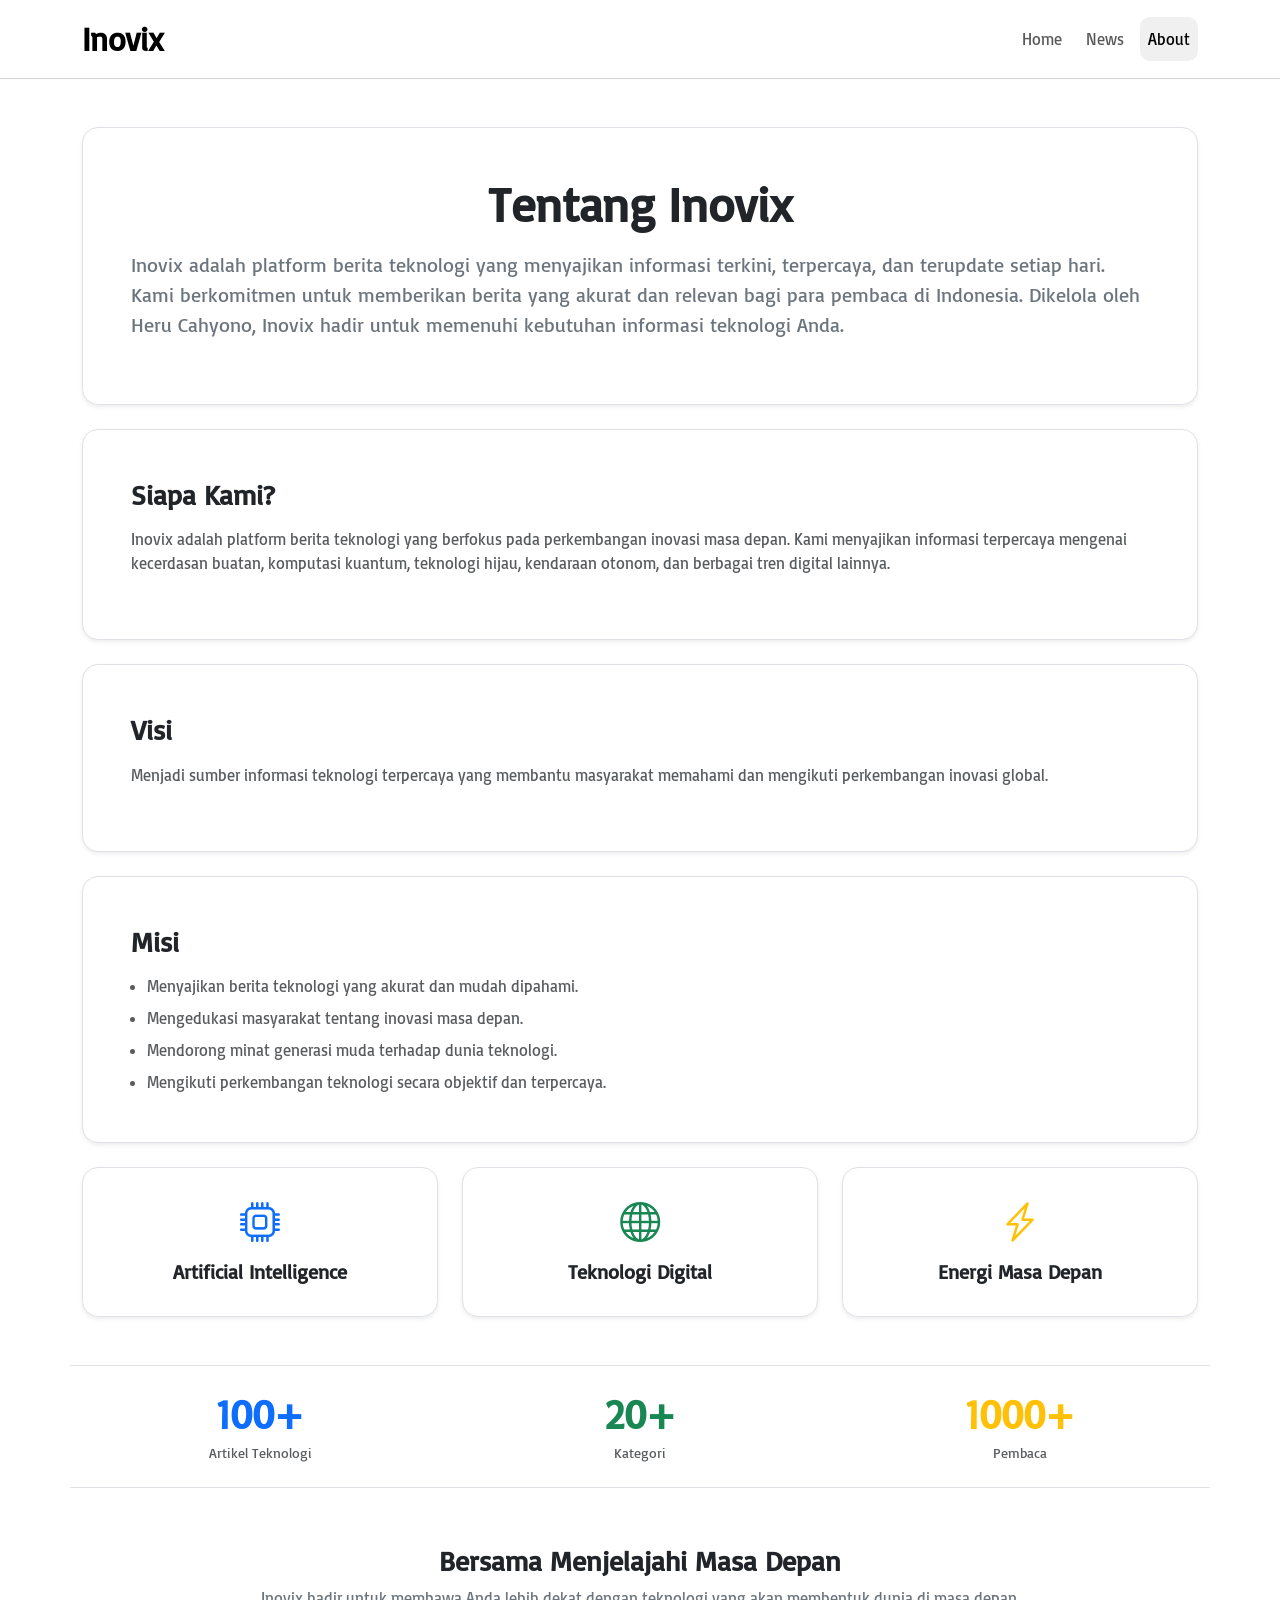
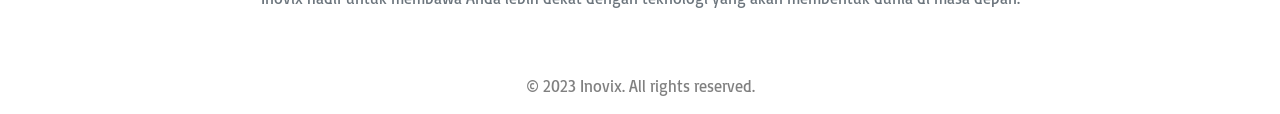
<file: about.html>
<!DOCTYPE html>
<html lang="id">

<head>
    <meta charset="UTF-8" />
    <meta name="viewport" content="width=device-width, initial-scale=1" />
    <title>Tentang Kami - Inovix</title>
    <link href="https://cdn.jsdelivr.net/npm/bootstrap@5.3.3/dist/css/bootstrap.min.css" rel="stylesheet">
    <!-- Bootstrap Icon -->
    <link rel="stylesheet" href="https://cdn.jsdelivr.net/npm/bootstrap-icons@1.11.3/font/bootstrap-icons.min.css">
    <link rel="stylesheet" href="https://cdnjs.cloudflare.com/ajax/libs/font-awesome/6.0.0/css/all.min.css" integrity="sha512-9usAa10IRO0HhonpyAIVpjrylPvoDwiPUiKdWk5t3PyolY1cOd4DSE0Ga+ri4AuTroPR5aQvXU9xC6qOPnzFeg==" crossorigin="anonymous" referrerpolicy="no-referrer"
    />
    <link rel="stylesheet" href="https://fonts.googleapis.com/css2?family=Material+Symbols+Outlined:opsz,wght,FILL,GRAD@24,400,0,0&icon-names=construction,groups" />

    <link rel="stylesheet" href="Assets/Css/Main.css" />
</head>

<body>
    <!-- Navbar -->
    <nav class="navbar navbar-expand-lg">
        <div class="container">

            <!-- Logo -->
            <a class="navbar-brand fw-bold" href="index.html">
            Inovix
        </a>

            <!-- Tombol Hamburger -->
            <button class="navbar-toggler border-0 shadow-none" type="button" data-bs-toggle="collapse" data-bs-target="#navbarNav">
            <span class="navbar-toggler-icon"></span>
        </button>

            <!-- Menu -->
            <div class="collapse navbar-collapse" id="navbarNav">
                <hr class="d-lg-none opacity-25">
                <ul class="navbar-nav ms-auto gap-2">
                    <li class="nav-item">
                        <a class="nav-link" href="index.html">
                        Home
                    </a>
                    </li>

                    <li class="nav-item">
                        <a class="nav-link" href="news.html">
                        News
                    </a>
                    </li>

                    <li class="nav-item">
                        <a class="nav-link active" href="about.html">
                        About
                    </a>
                    </li>
                </ul>
            </div>

        </div>
    </nav>

    <!-- ========================================================= -->
    <!-- PERBAHARUAN SECTION: TENTANG INOVIX (BG PUTIH & KONSISTEN) -->
    <!-- ========================================================= -->
    <section class="container py-5 bg-white">

        <!-- Baris Pembuka & Deskripsi Utama -->
        <div class="card border rounded-4 p-4 p-md-5 mb-4 bg-white shadow-sm">
            <h1 class="fw-bold text-dark display-5 mb-3">Tentang Inovix</h1>
            <p class="lead text-secondary">
                Inovix adalah platform berita teknologi yang menyajikan informasi terkini, terpercaya, dan terupdate setiap hari. Kami berkomitmen untuk memberikan berita yang akurat dan relevan bagi para pembaca di Indonesia. Dikelola oleh Heru Cahyono, Inovix hadir
                untuk memenuhi kebutuhan informasi teknologi Anda.
            </p>
        </div>

        <!-- Baris Siapa Kami, Visi, Misi -->
        <div class="card border rounded-4 p-4 p-md-5 mb-4 bg-white shadow-sm">
            <h3 class="fw-bold text-dark mb-3">Siapa Kami?</h3>
            <p class="text-muted">
                Inovix adalah platform berita teknologi yang berfokus pada perkembangan inovasi masa depan. Kami menyajikan informasi terpercaya mengenai kecerdasan buatan, komputasi kuantum, teknologi hijau, kendaraan otonom, dan berbagai tren digital lainnya.
            </p>
        </div>

        <div class="card border rounded-4 p-4 p-md-5 mb-4 bg-white shadow-sm">
            <h3 class="fw-bold text-dark mb-3">Visi</h3>
            <p class="text-muted">
                Menjadi sumber informasi teknologi terpercaya yang membantu masyarakat memahami dan mengikuti perkembangan inovasi global.
            </p>
        </div>

        <div class="card border rounded-4 p-4 p-md-5 mb-4 bg-white shadow-sm">
            <h3 class="fw-bold text-dark mb-3">Misi</h3>
            <ul class="text-muted ps-3 mb-0">
                <li class="mb-2">Menyajikan berita teknologi yang akurat dan mudah dipahami.</li>
                <li class="mb-2">Mengedukasi masyarakat tentang inovasi masa depan.</li>
                <li class="mb-2">Mendorong minat generasi muda terhadap dunia teknologi.</li>
                <li>Mengikuti perkembangan teknologi secara objektif dan terpercaya.</li>
            </ul>
        </div>

        <!-- Grid Kategori Fokus Berita -->
        <div class="row g-4 mb-5">
            <!-- Kartu AI -->
            <div class="col-12 col-md-4">
                <div class="card text-center p-4 h-100 border rounded-4 bg-white shadow-sm hover-card">
                    <i class="bi bi-cpu fs-1 text-primary mb-2"></i>
                    <h5 class="fw-bold text-dark">Artificial Intelligence</h5>
                </div>
            </div>

            <!-- Kartu Teknologi Digital -->
            <div class="col-12 col-md-4">
                <div class="card text-center p-4 h-100 border rounded-4 bg-white shadow-sm hover-card">
                    <i class="bi bi-globe fs-1 text-success mb-2"></i>
                    <h5 class="fw-bold text-dark">Teknologi Digital</h5>
                </div>
            </div>

            <!-- Kartu Energi Masa Depan -->
            <div class="col-12 col-md-4">
                <a href="pages/about-details.html" class="text-decoration-none h-100 d-block">
                    <div class="card text-center p-4 h-100 border rounded-4 bg-white shadow-sm hover-card">
                        <i class="bi bi-lightning-charge fs-1 text-warning mb-2"></i>
                        <h5 class="fw-bold text-dark">Energi Masa Depan</h5>
                    </div>
                </a>
            </div>
        </div>

        <!-- Section Statistik Counter -->
        <div class="row text-center my-5 py-4 border-top border-bottom bg-white">
            <div class="col-4">
                <h2 class="fw-bold text-primary display-6 mb-1">100+</h2>
                <p class="text-muted small mb-0">Artikel Teknologi</p>
            </div>
            <div class="col-4">
                <h2 class="fw-bold text-success display-6 mb-1">20+</h2>
                <p class="text-muted small mb-0">Kategori</p>
            </div>
            <div class="col-4">
                <h2 class="fw-bold text-warning display-6 mb-1">1000+</h2>
                <p class="text-muted small mb-0">Pembaca</p>
            </div>
        </div>

        <!-- Kalimat Penutup -->
        <div class="text-center mt-5 pt-2">
            <h3 class="fw-bold text-dark mb-2">Bersama Menjelajahi Masa Depan</h3>
            <p class="text-secondary max-w-2xl mx-auto">
                Inovix hadir untuk membawa Anda lebih dekat dengan teknologi yang akan membentuk dunia di masa depan.
            </p>
        </div>

    </section>
    <!-- Footer -->
    <footer class="footer">
        <div class="container me-auto">
            <p>&copy; 2023 Inovix. All rights reserved.</p>
        </div>
    </footer>
    <script src="https://cdn.jsdelivr.net/npm/bootstrap@5.3.8/dist/js/bootstrap.bundle.min.js"></script>

</body>

</html>
</file>
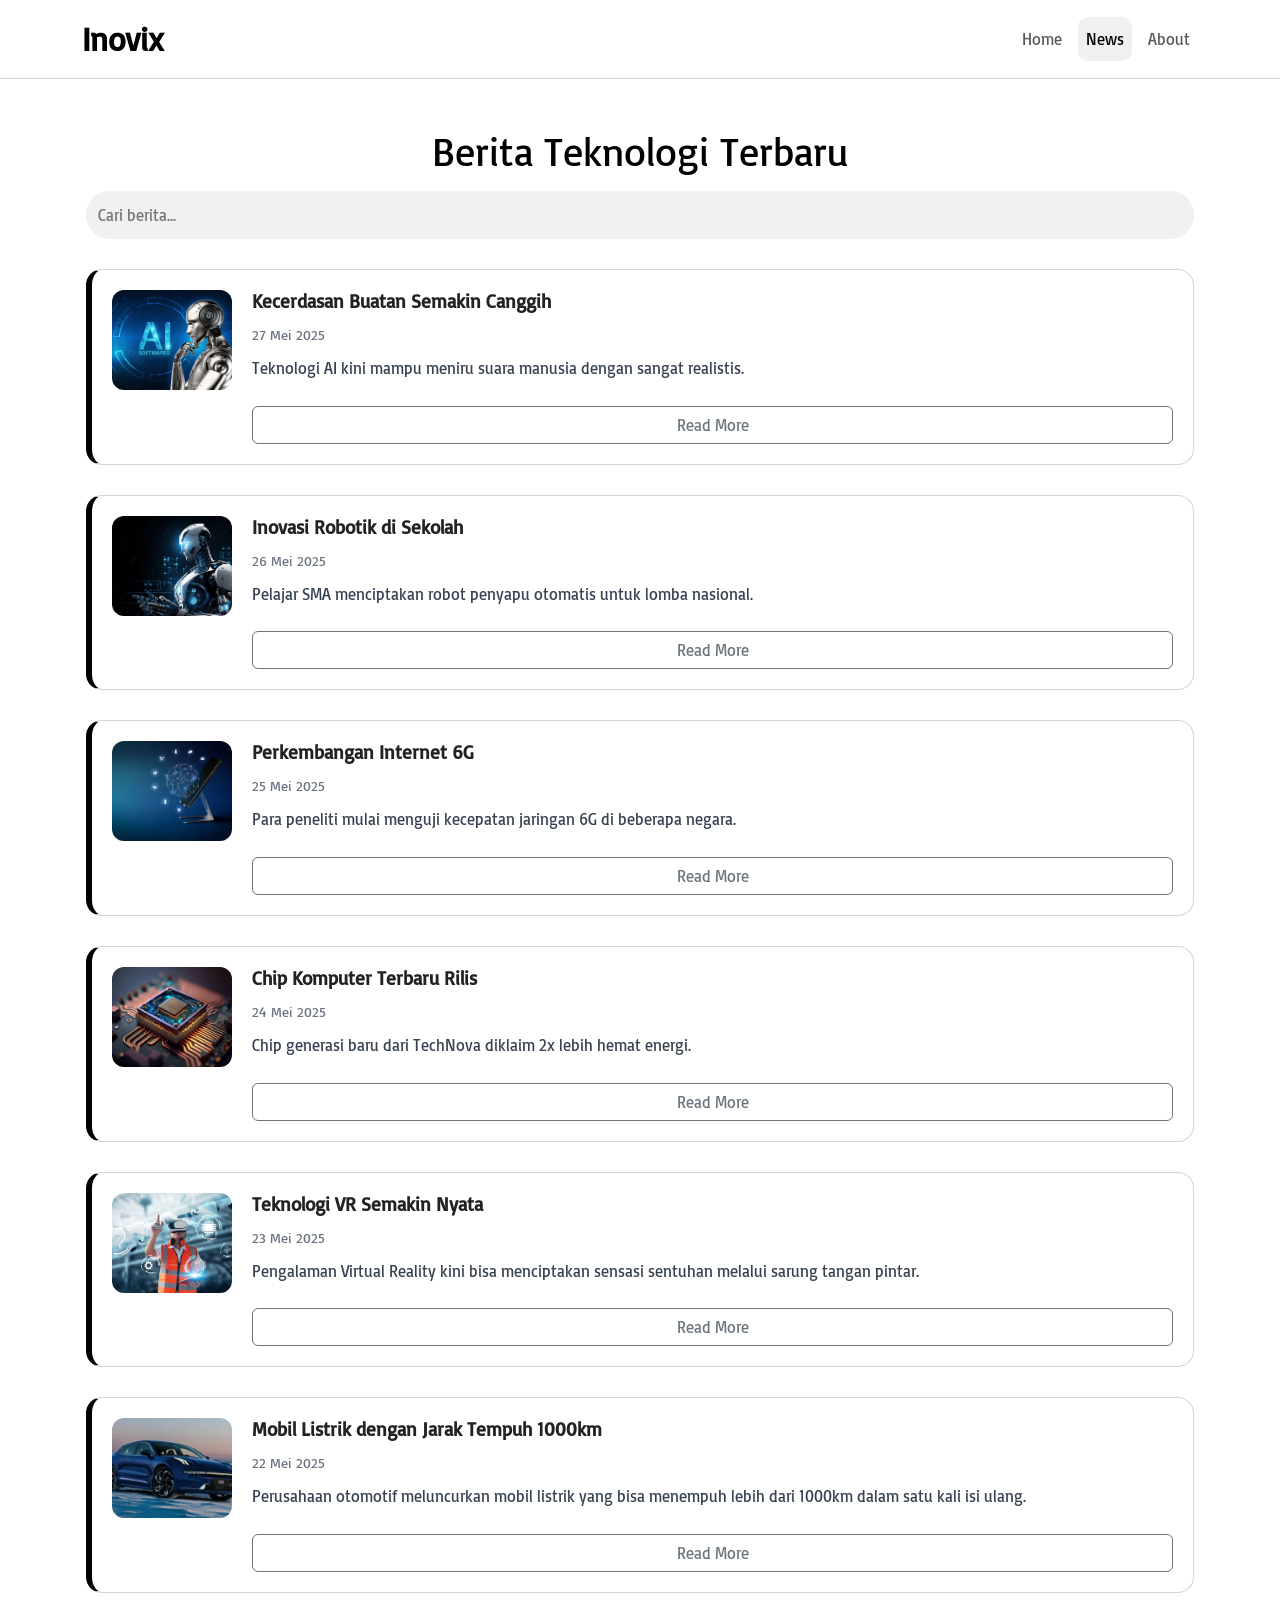
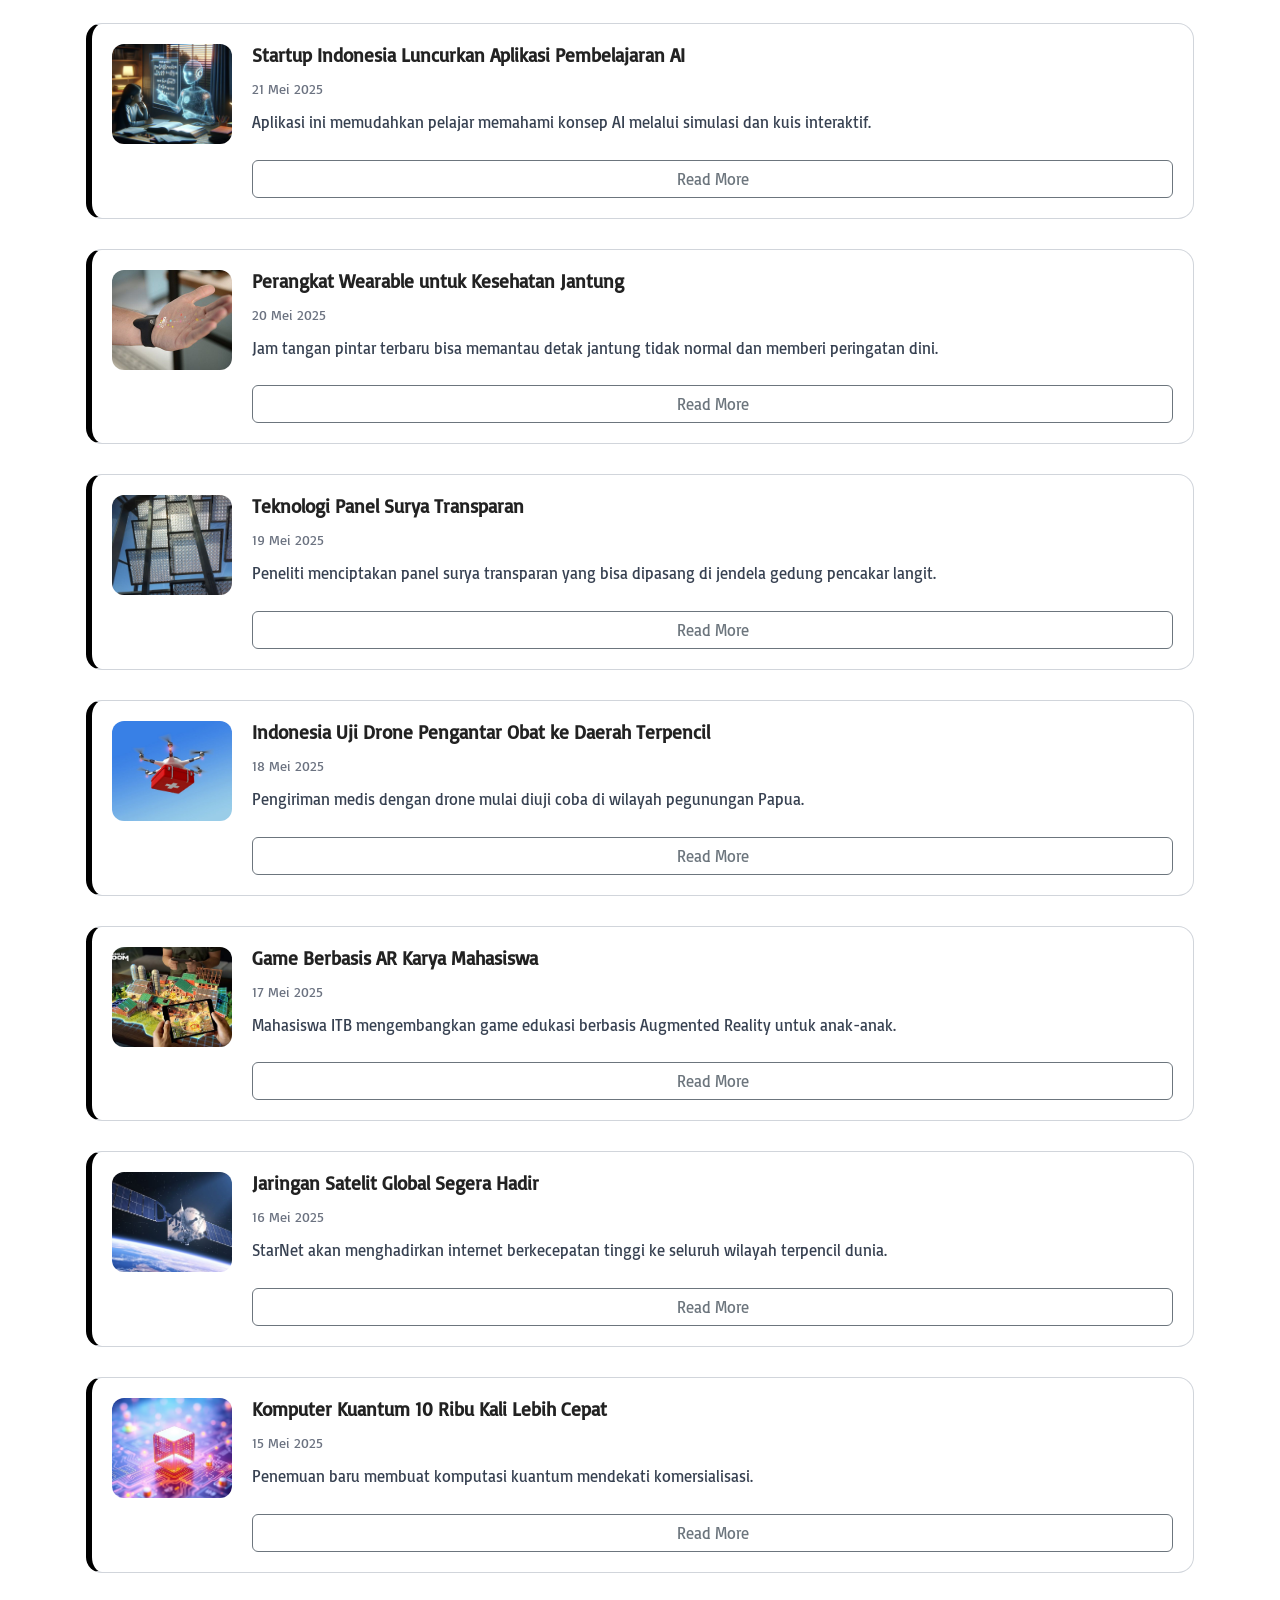
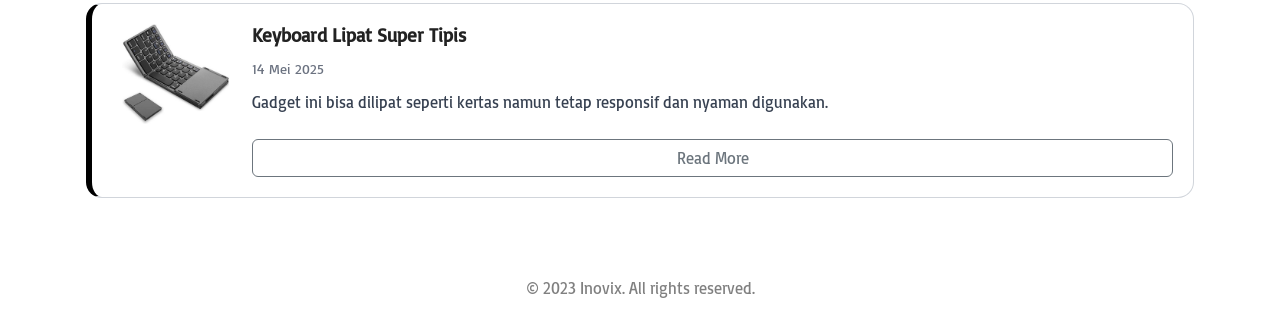
<file: news.html>
<!DOCTYPE html>
<html lang="id">

<head>
    <meta charset="UTF-8" />
    <meta name="viewport" content="width=device-width, initial-scale=1" />
    <title>Berita Teknologi - Inovix</title>
    <link href="https://cdn.jsdelivr.net/npm/bootstrap@5.3.3/dist/css/bootstrap.min.css" rel="stylesheet">
    <!-- Bootstrap Icon -->
    <link rel="stylesheet" href="https://cdn.jsdelivr.net/npm/bootstrap-icons@1.11.3/font/bootstrap-icons.min.css">
    <link rel="stylesheet" href="https://cdnjs.cloudflare.com/ajax/libs/font-awesome/6.0.0/css/all.min.css" integrity="sha512-9usAa10IRO0HhonpyAIVpjrylPvoDwiPUiKdWk5t3PyolY1cOd4DSE0Ga+ri4AuTroPR5aQvXU9xC6qOPnzFeg==" crossorigin="anonymous" referrerpolicy="no-referrer"
    />
    <link rel="stylesheet" href="https://fonts.googleapis.com/css2?family=Material+Symbols+Outlined:opsz,wght,FILL,GRAD@24,400,0,0&icon-names=construction,groups" />

    <link rel="stylesheet" href="Assets/Css/Main.css" />
</head>

<body>
    <nav class="navbar navbar-expand-lg">
        <div class="container">

            <!-- Logo -->
            <a class="navbar-brand fw-bold" href="index.html">
            Inovix
        </a>

            <!-- Tombol Hamburger -->
            <button class="navbar-toggler border-0 shadow-none" type="button" data-bs-toggle="collapse" data-bs-target="#navbarNav">
            <span class="navbar-toggler-icon"></span>
        </button>

            <!-- Menu -->
            <div class="collapse navbar-collapse" id="navbarNav">
                <hr class="d-lg-none opacity-25">
                <ul class="navbar-nav ms-auto gap-2">
                    <li class="nav-item">
                        <a class="nav-link" href="index.html">
                        Home
                    </a>
                    </li>

                    <li class="nav-item">
                        <a class="nav-link active" href="news.html">
                        News
                    </a>
                    </li>

                    <li class="nav-item">
                        <a class="nav-link" href="about.html">
                        About
                    </a>
                    </li>
                </ul>
            </div>

        </div>
    </nav>
    <!-- Judul Halaman -->
    <section class="container py-5 px-3">
        <h1>Berita Teknologi Terbaru</h1>

        <!-- Input pencarian -->
        <input type="text" id="search" placeholder="Cari berita..." />
        <div id="daftar-berita"></div>
    </section>
    <!--Footer-->
    <footer class="footer">
        <div class="container me-auto">
            <p>&copy; 2023 Inovix. All rights reserved.</p>
        </div>
    </footer>

    <!--Script JS-->
    <script src="https://cdn.jsdelivr.net/npm/bootstrap@5.3.8/dist/js/bootstrap.bundle.min.js "></script>
    <script src="Assets/Js/Main.js "></script>
</body>

</html>
</file>
<file: Assets/Css/Main.css>
/* Body */

@import url('https://fonts.googleapis.com/css2?family=Basic:wght@300;400;500;600;700&display=swap');
body {
    font-family: "Basic", sans-serif;
    background: #fff;
    color: #222;
}


/* Navbar */

.navbar-toggler {
    transition: 0.3s;
}

.navbar-toggler:hover {
    transition: 0.3s;
    background: #f0f0f0;
}

.navbar {
    padding: 10px;
    position: sticky;
    top: 0;
    z-index: 1000;
    transition: all 0.3s ease;
    background: #fff;
    box-shadow: none;
    border-bottom: solid 1px #d1d5db;
}

.navbar-brand {
    font-size: 2rem;
}

.nav-link {
    border-radius: 10px;
    text-decoration: none;
    padding: 10px;
    transition: 0.3s;
}

.nav-link:hover,
.nav-link:focus,
.nav-link.active {
    border-radius: 10px;
    background: #f0f0f0;
    color: #000;
    transition: 0.3s;
}

input {
    width: 100%;
    padding: 12px;
    border-radius: 30px;
    margin-bottom: 30px;
    border: none;
    background: #f0f0f0;
    transition: 0.3s;
}

input:focus {
    background: #fff;
    border: solid 1px;
}


/* Hero */

.hero {
    text-align: center;
    background: #fff;
    border-radius: 18px;
}

.hero h1,
h1 {
    text-align: center;
    font-size: 2.5rem;
    color: #000;
    margin-bottom: 16px;
}

.hero p {
    font-size: 1.2rem;
    color: #555;
    margin-bottom: 32px;
}

.btn-secondary:hover {
    transition: 0.3s;
}


/* Berita */

.berita {
    display: grid;
    grid-template-columns: 120px 1fr;
    gap: 20px;
    background: #ffffff;
    border: 1px solid #d1d5db;
    border-left: 6px solid #000000;
    padding: 20px;
    margin-bottom: 30px;
    border-radius: 16px;
    transition: all 0.3s ease;
}

.berita:hover {
    transform: translateY(-3px);
    box-shadow: 0 8px 20px rgba(0, 0, 0, 0.08);
}


/* Gambar */

.berita img {
    width: 100%;
    height: 100px;
    object-fit: cover;
    border-radius: 12px;
}


/* Konten */

.berita .konten {
    display: flex;
    flex-direction: column;
    justify-content: center;
}


/* Judul */

.berita h2 {
    margin: 0 0 10px;
    font-size: 1.2rem;
    font-weight: 700;
}

.berita h2 a {
    color: #111827;
    text-decoration: none;
}

.berita h2 a:hover {
    color: #000000;
    text-decoration: underline;
}


/* Tanggal */

.berita .tanggal {
    margin-bottom: 10px;
    font-size: 0.9rem;
    color: #6b7280;
}


/* Isi */

.berita p {
    margin: 0;
    color: #374151;
    line-height: 1.6;
}


/* Responsif */

@media (max-width: 768px) {
    .berita {
        grid-template-columns: 1fr;
    }
    .berita img {
        height: 220px;
    }
}


/* Footer */

.footer {
    color: gray;
    text-align: center;
}
</file>
